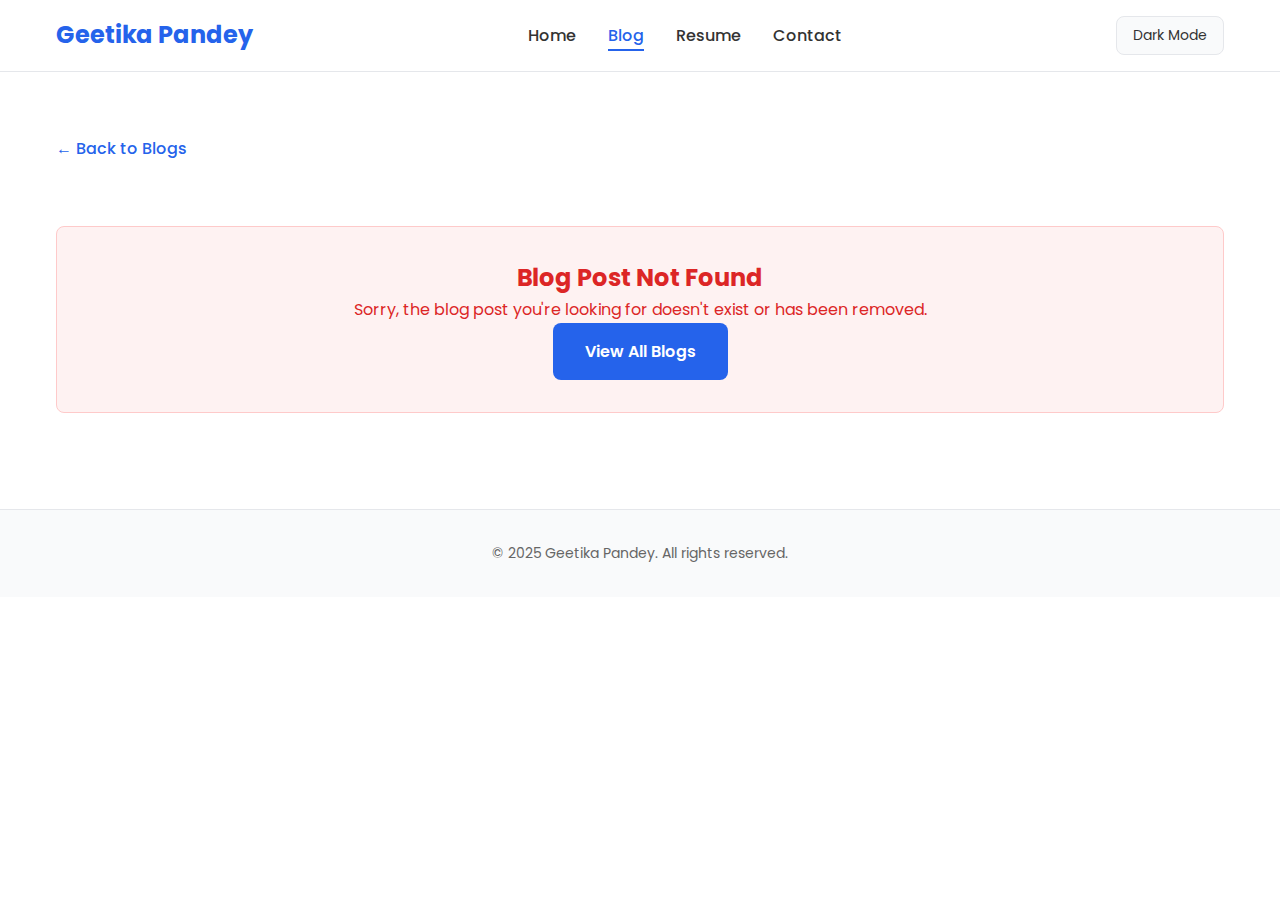
<file: blog-post.html>
<!DOCTYPE html>
<html lang="en">
<head>
    <meta charset="UTF-8">
    <meta name="viewport" content="width=device-width, initial-scale=1.0">
    <title>Blog Post - Geetika Pandey</title>
    <link href="https://fonts.googleapis.com/css2?family=Poppins:wght@300;400;500;600;700&display=swap" rel="stylesheet">
    <link rel="stylesheet" href="css/style.css">
</head>
<body>
    <header class="header">
        <div class="container">
            <div class="logo">
                <h1><a href="index.html">Geetika Pandey</a></h1>
            </div>
            <nav class="nav">
                <ul class="nav-list">
                    <li><a href="index.html" class="nav-link">Home</a></li>
                    <li><a href="blog.html" class="nav-link active">Blog</a></li>
                    <li><a href="resume.html" class="nav-link">Resume</a></li>
                    <li><a href="contact.html" class="nav-link">Contact</a></li>
                </ul>
            </nav>
            <button id="dark-mode-toggle" class="dark-mode-toggle">
                <span class="toggle-text">Dark Mode</span>
            </button>
        </div>
    </header>

    <main>
        <section class="blog-post-section">
            <div class="container">
                <a href="blog.html" class="back-link">← Back to Blogs</a>
                
                <div id="blog-post-content" class="blog-post-content">
                    <!-- Blog post content will be dynamically inserted here -->
                </div>
                
                <div id="blog-post-error" class="error-message" style="display: none;">
                    <h2>Blog Post Not Found</h2>
                    <p>Sorry, the blog post you're looking for doesn't exist or has been removed.</p>
                    <a href="blog.html" class="cta-button">View All Blogs</a>
                </div>
            </div>
        </section>
    </main>

    <footer class="footer">
        <div class="container">
            <p>&copy; 2025 Geetika Pandey. All rights reserved.</p>
        </div>
    </footer>

    <script src="js/script.js"></script>
</body>
</html>
</file>
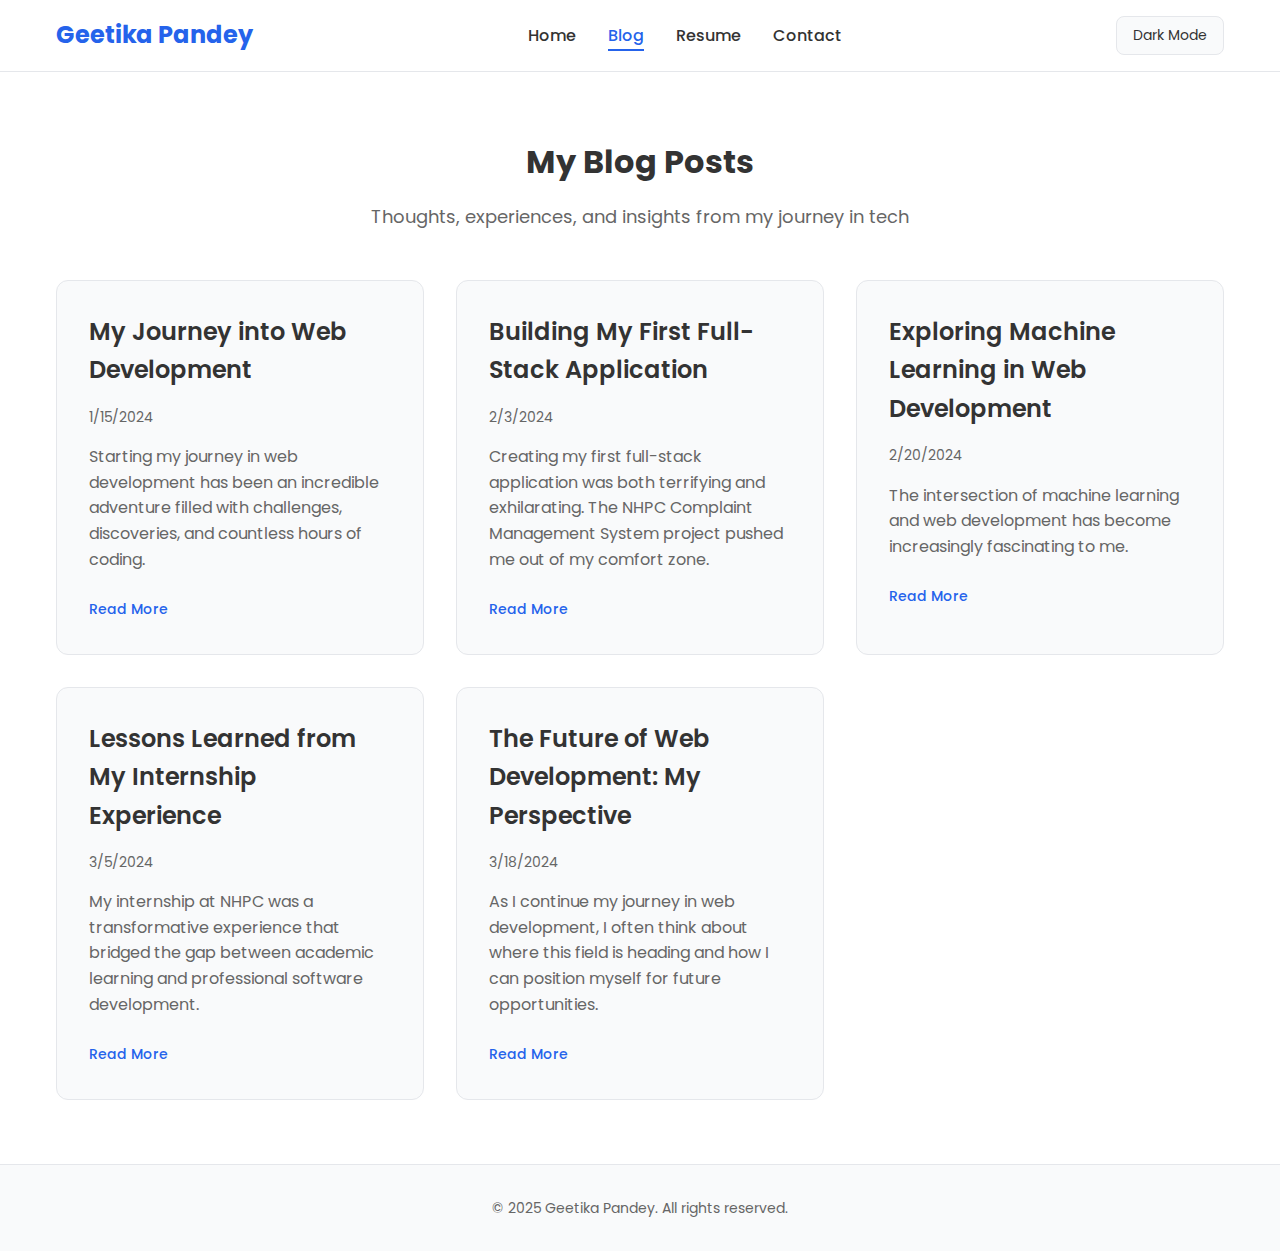
<file: blog.html>
<!DOCTYPE html>
<html lang="en">
<head>
    <meta charset="UTF-8">
    <meta name="viewport" content="width=device-width, initial-scale=1.0">
    <title>Blog - Geetika Pandey</title>
    <link href="https://fonts.googleapis.com/css2?family=Poppins:wght@300;400;500;600;700&display=swap" rel="stylesheet">
    <link rel="stylesheet" href="css/style.css">
</head>
<body>
    <header class="header">
        <div class="container">
            <div class="logo">
                <h1><a href="index.html">Geetika Pandey</a></h1>
            </div>
            <nav class="nav">
                <ul class="nav-list">
                    <li><a href="index.html" class="nav-link">Home</a></li>
                    <li><a href="blog.html" class="nav-link active">Blog</a></li>
                    <li><a href="resume.html" class="nav-link">Resume</a></li>
                    <li><a href="contact.html" class="nav-link">Contact</a></li>
                </ul>
            </nav>
            <button id="dark-mode-toggle" class="dark-mode-toggle">
                <span class="toggle-text">Dark Mode</span>
            </button>
        </div>
    </header>

    <main>
        <section class="blog-section">
            <div class="container">
                <h2 class="section-title">My Blog Posts</h2>
                <p class="section-description">Thoughts, experiences, and insights from my journey in tech</p>
                
                <div id="blog-error" class="error-message" style="display: none;">
                    <p>Sorry, unable to load blog posts at the moment. Please try again later.</p>
                </div>
                
                <div id="blog-cards" class="blog-grid">
                    <!-- Blog cards will be dynamically inserted here -->
                </div>
            </div>
        </section>
    </main>

    <footer class="footer">
        <div class="container">
            <p>&copy; 2025 Geetika Pandey. All rights reserved.</p>
        </div>
    </footer>

    <script src="js/script.js"></script>
</body>
</html>
</file>
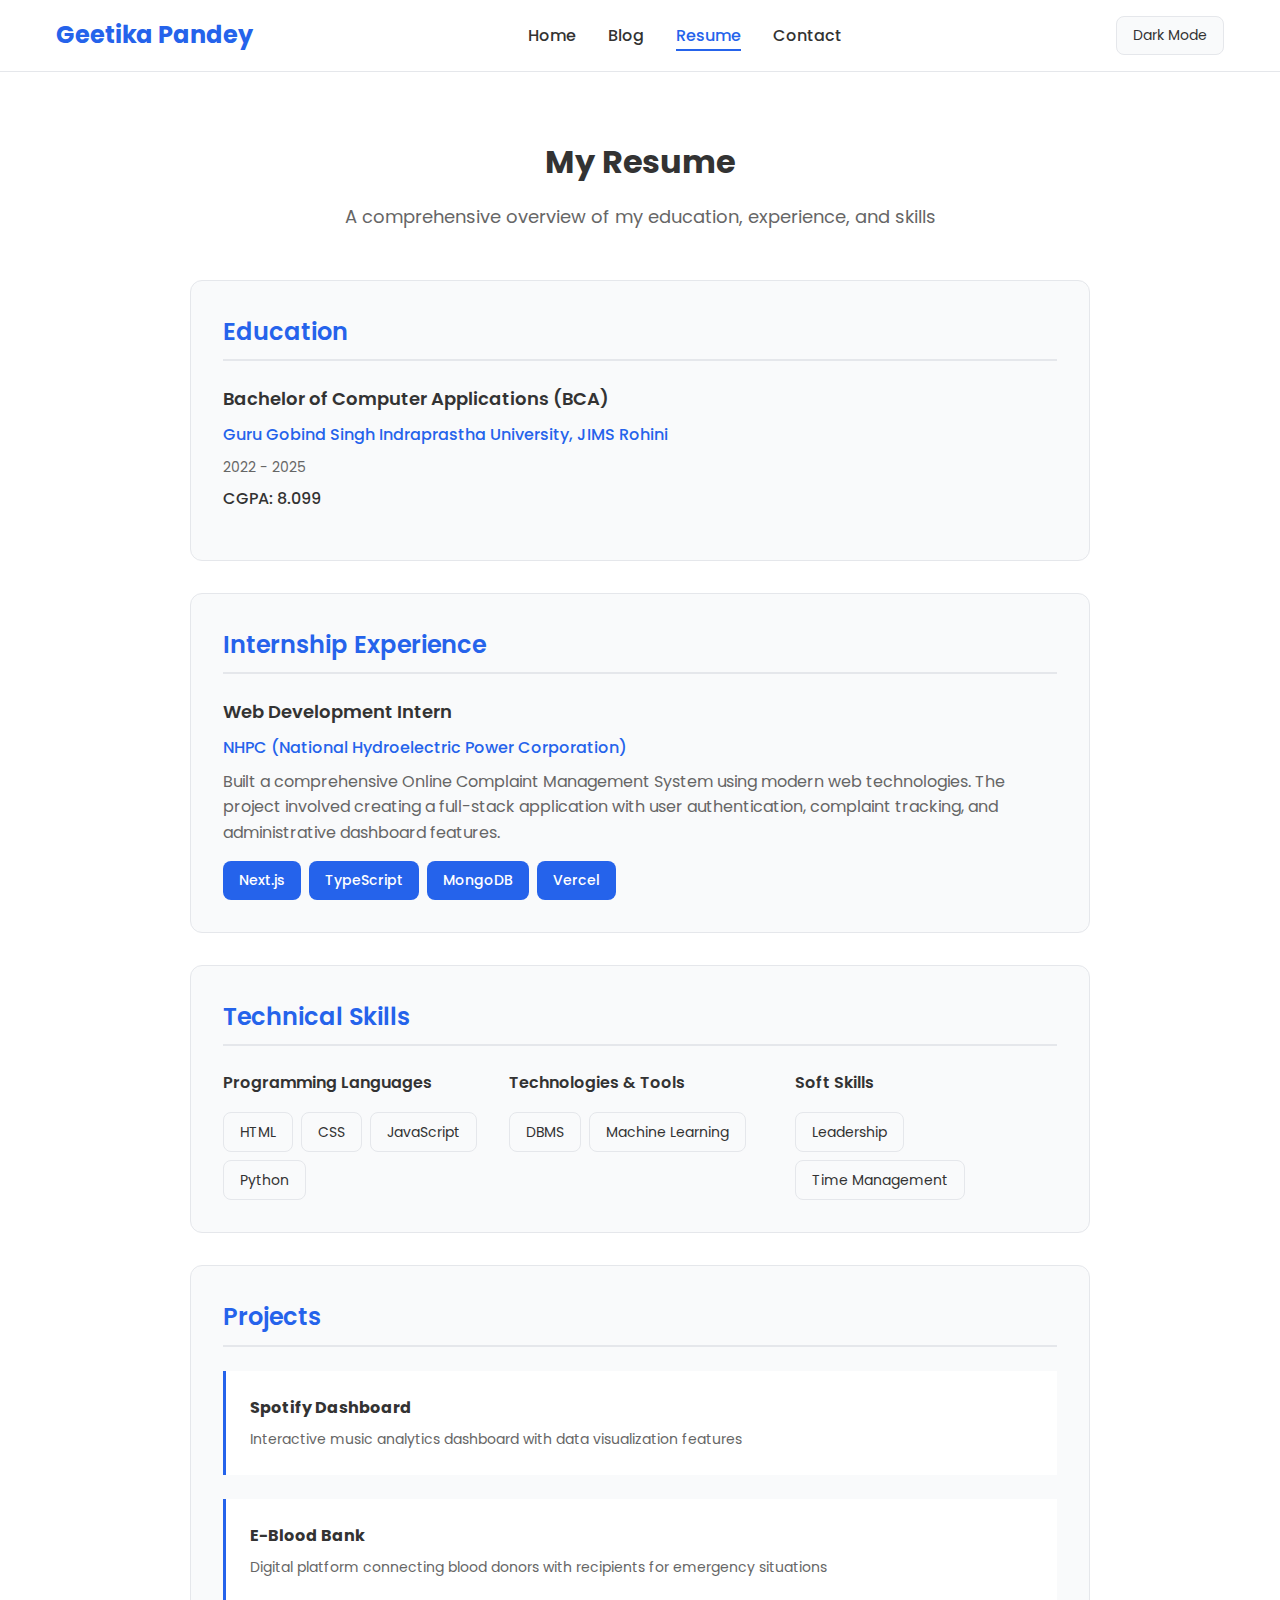
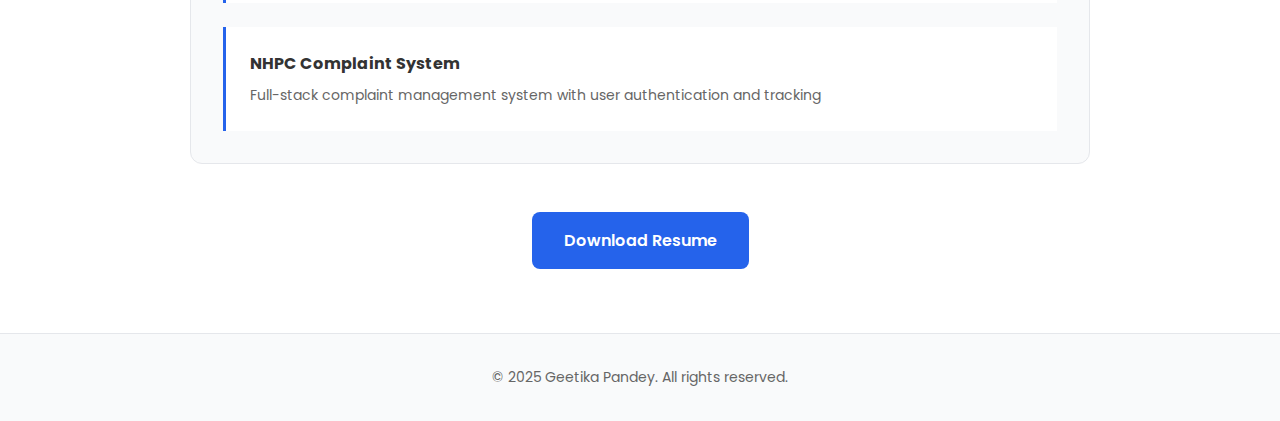
<file: resume.html>
<!DOCTYPE html>
<html lang="en">
<head>
    <meta charset="UTF-8">
    <meta name="viewport" content="width=device-width, initial-scale=1.0">
    <title>Resume - Geetika Pandey</title>
    <link href="https://fonts.googleapis.com/css2?family=Poppins:wght@300;400;500;600;700&display=swap" rel="stylesheet">
    <link rel="stylesheet" href="css/style.css">
</head>
<body>
    <header class="header">
        <div class="container">
            <div class="logo">
                <h1><a href="index.html">Geetika Pandey</a></h1>
            </div>
            <nav class="nav">
                <ul class="nav-list">
                    <li><a href="index.html" class="nav-link">Home</a></li>
                    <li><a href="blog.html" class="nav-link">Blog</a></li>
                    <li><a href="resume.html" class="nav-link active">Resume</a></li>
                    <li><a href="contact.html" class="nav-link">Contact</a></li>
                </ul>
            </nav>
            <button id="dark-mode-toggle" class="dark-mode-toggle">
                <span class="toggle-text">Dark Mode</span>
            </button>
        </div>
    </header>

    <main>
        <section class="resume-section">
            <div class="container">
                <h2 class="section-title">My Resume</h2>
                <p class="section-description">A comprehensive overview of my education, experience, and skills</p>
                
                <div class="resume-content">
                    <div class="resume-card">
                        <h3 class="resume-card-title">Education</h3>
                        <div class="resume-item">
                            <h4>Bachelor of Computer Applications (BCA)</h4>
                            <p class="institution">Guru Gobind Singh Indraprastha University, JIMS Rohini</p>
                            <p class="duration">2022 - 2025</p>
                            <p class="grade">CGPA: 8.099</p>
                        </div>
                    </div>

                    <div class="resume-card">
                        <h3 class="resume-card-title">Internship Experience</h3>
                        <div class="resume-item">
                            <h4>Web Development Intern</h4>
                            <p class="institution">NHPC (National Hydroelectric Power Corporation)</p>
                            <p class="description">
                                Built a comprehensive Online Complaint Management System using modern web technologies. 
                                The project involved creating a full-stack application with user authentication, 
                                complaint tracking, and administrative dashboard features.
                            </p>
                            <div class="tech-stack">
                                <span class="tech-tag">Next.js</span>
                                <span class="tech-tag">TypeScript</span>
                                <span class="tech-tag">MongoDB</span>
                                <span class="tech-tag">Vercel</span>
                            </div>
                        </div>
                    </div>

                    <div class="resume-card">
                        <h3 class="resume-card-title">Technical Skills</h3>
                        <div class="skills-grid">
                            <div class="skill-category">
                                <h4>Programming Languages</h4>
                                <div class="skills-list">
                                    <span class="skill-tag">HTML</span>
                                    <span class="skill-tag">CSS</span>
                                    <span class="skill-tag">JavaScript</span>
                                    <span class="skill-tag">Python</span>
                                </div>
                            </div>
                            <div class="skill-category">
                                <h4>Technologies & Tools</h4>
                                <div class="skills-list">
                                    <span class="skill-tag">DBMS</span>
                                    <span class="skill-tag">Machine Learning</span>
                                </div>
                            </div>
                            <div class="skill-category">
                                <h4>Soft Skills</h4>
                                <div class="skills-list">
                                    <span class="skill-tag">Leadership</span>
                                    <span class="skill-tag">Time Management</span>
                                </div>
                            </div>
                        </div>
                    </div>

                    <div class="resume-card">
                        <h3 class="resume-card-title">Projects</h3>
                        <div class="projects-grid">
                            <div class="project-item">
                                <h4>Spotify Dashboard</h4>
                                <p>Interactive music analytics dashboard with data visualization features</p>
                            </div>
                            <div class="project-item">
                                <h4>E-Blood Bank</h4>
                                <p>Digital platform connecting blood donors with recipients for emergency situations</p>
                            </div>
                            <div class="project-item">
                                <h4>NHPC Complaint System</h4>
                                <p>Full-stack complaint management system with user authentication and tracking</p>
                            </div>
                        </div>
                    </div>

                    <div class="resume-actions">
<a href="https://pdflink.to/f8890b01/" target="_blank" rel="noopener noreferrer" class="cta-button download-btn" download>
    Download Resume
</a>
                    </div>
                </div>
            </div>
        </section>
    </main>

    <footer class="footer">
        <div class="container">
            <p>&copy; 2025 Geetika Pandey. All rights reserved.</p>
        </div>
    </footer>

    <script src="js/script.js"></script>
</body>
</html>
</file>
<file: css/style.css>
/* Reset and Base Styles */
* {
    margin: 0;
    padding: 0;
    box-sizing: border-box;
}

:root {
    /* Light Mode Colors */
    --bg-color: #ffffff;
    --text-color: #333333;
    --text-secondary: #666666;
    --accent-color: #2563eb;
    --accent-hover: #1d4ed8;
    --border-color: #e5e7eb;
    --card-bg: #f9fafb;
    --shadow: 0 4px 6px -1px rgba(0, 0, 0, 0.1);
    --shadow-hover: 0 10px 15px -3px rgba(0, 0, 0, 0.1);
    
    /* Typography */
    --font-family: 'Poppins', sans-serif;
    --font-size-base: 16px;
    --font-size-sm: 14px;
    --font-size-lg: 18px;
    --font-size-xl: 24px;
    --font-size-2xl: 32px;
    --font-size-3xl: 48px;
    
    /* Spacing */
    --spacing-xs: 0.5rem;
    --spacing-sm: 1rem;
    --spacing-md: 1.5rem;
    --spacing-lg: 2rem;
    --spacing-xl: 3rem;
    --spacing-2xl: 4rem;
    
    /* Layout */
    --container-max-width: 1200px;
    --border-radius: 8px;
    --border-radius-lg: 12px;
}

/* Dark Mode Colors */
.dark-mode {
    --bg-color: #111827;
    --text-color: #f9fafb;
    --text-secondary: #d1d5db;
    --accent-color: #3b82f6;
    --accent-hover: #2563eb;
    --border-color: #374151;
    --card-bg: #1f2937;
    --shadow: 0 4px 6px -1px rgba(0, 0, 0, 0.3);
    --shadow-hover: 0 10px 15px -3px rgba(0, 0, 0, 0.3);
}

body {
    font-family: var(--font-family);
    font-size: var(--font-size-base);
    line-height: 1.6;
    color: var(--text-color);
    background-color: var(--bg-color);
    transition: background-color 0.3s ease, color 0.3s ease;
}

/* Container */
.container {
    max-width: var(--container-max-width);
    margin: 0 auto;
    padding: 0 var(--spacing-sm);
}

/* Header */
.header {
    background-color: var(--bg-color);
    border-bottom: 1px solid var(--border-color);
    position: sticky;
    top: 0;
    z-index: 100;
    transition: all 0.3s ease;
}

.header .container {
    display: flex;
    justify-content: space-between;
    align-items: center;
    padding: var(--spacing-sm);
}

.logo h1 {
    font-size: var(--font-size-xl);
    font-weight: 700;
    color: var(--accent-color);
}

.logo h1 a {
    text-decoration: none;
    color: inherit;
}

.nav-list {
    display: flex;
    list-style: none;
    gap: var(--spacing-lg);
}

.nav-link {
    text-decoration: none;
    color: var(--text-color);
    font-weight: 500;
    transition: color 0.3s ease;
    position: relative;
}

.nav-link:hover,
.nav-link.active {
    color: var(--accent-color);
}

.nav-link.active::after {
    content: '';
    position: absolute;
    bottom: -4px;
    left: 0;
    right: 0;
    height: 2px;
    background-color: var(--accent-color);
}

.dark-mode-toggle {
    background: var(--card-bg);
    border: 1px solid var(--border-color);
    color: var(--text-color);
    padding: var(--spacing-xs) var(--spacing-sm);
    border-radius: var(--border-radius);
    cursor: pointer;
    font-family: inherit;
    font-size: var(--font-size-sm);
    transition: all 0.3s ease;
}

.dark-mode-toggle:hover {
    background-color: var(--accent-color);
    color: white;
    border-color: var(--accent-color);
}

/* Hero Section */
.hero {
    padding: var(--spacing-2xl) 0;
    text-align: center;
}

.hero-content {
    max-width: 800px;
    margin: 0 auto;
}

.hero-title {
    font-size: var(--font-size-3xl);
    font-weight: 700;
    margin-bottom: var(--spacing-md);
    color: var(--text-color);
}

.hero-description {
    font-size: var(--font-size-lg);
    color: var(--text-secondary);
    margin-bottom: var(--spacing-xl);
    line-height: 1.8;
}

/* Buttons */
.cta-button {
    display: inline-block;
    background-color: var(--accent-color);
    color: white;
    padding: var(--spacing-sm) var(--spacing-lg);
    text-decoration: none;
    border-radius: var(--border-radius);
    font-weight: 600;
    transition: all 0.3s ease;
    border: none;
    cursor: pointer;
    font-family: inherit;
    font-size: var(--font-size-base);
}

.cta-button:hover {
    background-color: var(--accent-hover);
    transform: translateY(-2px);
    box-shadow: var(--shadow-hover);
}

/* Section Styles */
.section-title {
    font-size: var(--font-size-2xl);
    font-weight: 700;
    text-align: center;
    margin-bottom: var(--spacing-sm);
    color: var(--text-color);
}

.section-description {
    text-align: center;
    color: var(--text-secondary);
    margin-bottom: var(--spacing-xl);
    font-size: var(--font-size-lg);
}

/* Blog Section */
.blog-section {
    padding: var(--spacing-2xl) 0;
}

.blog-grid {
    display: grid;
    grid-template-columns: repeat(auto-fit, minmax(350px, 1fr));
    gap: var(--spacing-lg);
    margin-top: var(--spacing-xl);
}

.blog-card {
    background: var(--card-bg);
    border: 1px solid var(--border-color);
    border-radius: var(--border-radius-lg);
    padding: var(--spacing-lg);
    transition: all 0.3s ease;
    cursor: pointer;
}

.blog-card:hover {
    transform: translateY(-4px);
    box-shadow: var(--shadow-hover);
    border-color: var(--accent-color);
}

.blog-card-title {
    font-size: var(--font-size-xl);
    font-weight: 600;
    margin-bottom: var(--spacing-sm);
    color: var(--text-color);
}

.blog-card-date {
    color: var(--text-secondary);
    font-size: var(--font-size-sm);
    margin-bottom: var(--spacing-sm);
}

.blog-card-snippet {
    color: var(--text-secondary);
    margin-bottom: var(--spacing-md);
    line-height: 1.6;
}

.blog-card-link {
    color: var(--accent-color);
    text-decoration: none;
    font-weight: 500;
    font-size: var(--font-size-sm);
}

.blog-card-link:hover {
    text-decoration: underline;
}

/* Blog Post Section */
.blog-post-section {
    padding: var(--spacing-2xl) 0;
}

.back-link {
    display: inline-block;
    color: var(--accent-color);
    text-decoration: none;
    margin-bottom: var(--spacing-lg);
    font-weight: 500;
}

.back-link:hover {
    text-decoration: underline;
}

.blog-post-content {
    max-width: 800px;
    margin: 0 auto;
}

.blog-post-title {
    font-size: var(--font-size-2xl);
    font-weight: 700;
    margin-bottom: var(--spacing-sm);
    color: var(--text-color);
}

.blog-post-date {
    color: var(--text-secondary);
    margin-bottom: var(--spacing-lg);
    font-size: var(--font-size-base);
}

.blog-post-text {
    color: var(--text-color);
    line-height: 1.8;
    font-size: var(--font-size-base);
}

.blog-post-text p {
    margin-bottom: var(--spacing-md);
}

/* Resume Section */
.resume-section {
    padding: var(--spacing-2xl) 0;
}

.resume-content {
    max-width: 900px;
    margin: 0 auto;
}

.resume-card {
    background: var(--card-bg);
    border: 1px solid var(--border-color);
    border-radius: var(--border-radius-lg);
    padding: var(--spacing-lg);
    margin-bottom: var(--spacing-lg);
}

.resume-card-title {
    font-size: var(--font-size-xl);
    font-weight: 600;
    margin-bottom: var(--spacing-md);
    color: var(--accent-color);
    border-bottom: 2px solid var(--border-color);
    padding-bottom: var(--spacing-xs);
}

.resume-item h4 {
    font-size: var(--font-size-lg);
    font-weight: 600;
    margin-bottom: var(--spacing-xs);
    color: var(--text-color);
}

.institution {
    color: var(--accent-color);
    font-weight: 500;
    margin-bottom: var(--spacing-xs);
}

.duration {
    color: var(--text-secondary);
    font-size: var(--font-size-sm);
    margin-bottom: var(--spacing-xs);
}

.grade {
    color: var(--text-color);
    font-weight: 500;
    margin-bottom: var(--spacing-sm);
}

.description {
    color: var(--text-secondary);
    line-height: 1.6;
    margin-bottom: var(--spacing-sm);
}

.tech-stack {
    display: flex;
    flex-wrap: wrap;
    gap: var(--spacing-xs);
}

.tech-tag {
    background: var(--accent-color);
    color: white;
    padding: var(--spacing-xs) var(--spacing-sm);
    border-radius: var(--border-radius);
    font-size: var(--font-size-sm);
    font-weight: 500;
}

.skills-grid {
    display: grid;
    grid-template-columns: repeat(auto-fit, minmax(250px, 1fr));
    gap: var(--spacing-md);
}

.skill-category h4 {
    font-size: var(--font-size-base);
    font-weight: 600;
    margin-bottom: var(--spacing-sm);
    color: var(--text-color);
}

.skills-list {
    display: flex;
    flex-wrap: wrap;
    gap: var(--spacing-xs);
}

.skill-tag {
    background: var(--card-bg);
    border: 1px solid var(--border-color);
    color: var(--text-color);
    padding: var(--spacing-xs) var(--spacing-sm);
    border-radius: var(--border-radius);
    font-size: var(--font-size-sm);
}

.projects-grid {
    display: grid;
    gap: var(--spacing-md);
}

.project-item {
    padding: var(--spacing-md);
    border-left: 3px solid var(--accent-color);
    background: var(--bg-color);
}

.project-item h4 {
    color: var(--text-color);
    margin-bottom: var(--spacing-xs);
}

.project-item p {
    color: var(--text-secondary);
    font-size: var(--font-size-sm);
}

.resume-actions {
    text-align: center;
    margin-top: var(--spacing-xl);
}

/* Contact Section */
.contact-section {
    padding: var(--spacing-2xl) 0;
}

.contact-content {
    max-width: 800px;
    margin: 0 auto;
    display: grid;
    grid-template-columns: 1fr 1fr;
    gap: var(--spacing-xl);
}

.profile-section {
    text-align: center;
}

.profile-photo {
    width: 200px;
    height: 200px;
    margin: 0 auto var(--spacing-md);
    border-radius: 50%;
    overflow: hidden;
    border: 2px solid var(--border-color);
    transition: transform 0.3s ease, border-color 0.3s ease;
}

.profile-photo:hover {
    transform: scale(1.05);
    border-color: var(--accent-color);
}

.profile-img {
    width: 100%;
    height: 100%;
    object-fit: cover;
    display: block;
}

.contact-details {
    display: flex;
    flex-direction: column;
    gap: var(--spacing-lg);
}

.contact-item h3 {
    font-size: var(--font-size-lg);
    font-weight: 600;
    margin-bottom: var(--spacing-xs);
    color: var(--text-color);
}

.contact-link {
    color: var(--accent-color);
    text-decoration: none;
    font-weight: 500;
    transition: color 0.3s ease;
}

.contact-link:hover {
    color: var(--accent-hover);
    text-decoration: underline;
}

.message-card {
    background: var(--card-bg);
    border: 1px solid var(--border-color);
    border-radius: var(--border-radius-lg);
    padding: var(--spacing-lg);
    grid-column: 1 / -1;
    margin-top: var(--spacing-lg);
}

.message-card h3 {
    font-size: var(--font-size-xl);
    font-weight: 600;
    margin-bottom: var(--spacing-md);
    color: var(--accent-color);
}

.message-card p {
    color: var(--text-secondary);
    line-height: 1.6;
    margin-bottom: var(--spacing-sm);
}

/* Error Message */
.error-message {
    text-align: center;
    padding: var(--spacing-lg);
    background: #fef2f2;
    border: 1px solid #fecaca;
    border-radius: var(--border-radius);
    color: #dc2626;
    margin: var(--spacing-lg) 0;
}

.dark-mode .error-message {
    background: #7f1d1d;
    border-color: #dc2626;
    color: #fca5a5;
}

/* Footer */
.footer {
    background: var(--card-bg);
    border-top: 1px solid var(--border-color);
    padding: var(--spacing-lg) 0;
    text-align: center;
    color: var(--text-secondary);
    font-size: var(--font-size-sm);
}

/* Responsive Design */
@media (max-width: 1024px) {
    .header .container {
        flex-direction: column;
        gap: var(--spacing-sm);
    }
    
    .nav-list {
        gap: var(--spacing-md);
    }
    
    .hero-title {
        font-size: var(--font-size-2xl);
    }
    
    .hero-description {
        font-size: var(--font-size-base);
    }
    
    .blog-grid {
        grid-template-columns: 1fr;
    }
    
    .contact-content {
        grid-template-columns: 1fr;
        gap: var(--spacing-lg);
    }
    
    .profile-placeholder {
        width: 150px;
        height: 150px;
    }
    
    .skills-grid {
        grid-template-columns: 1fr;
    }
}

@media (max-width: 480px) {
    .container {
        padding: 0 var(--spacing-xs);
    }
    
    .hero {
        padding: var(--spacing-lg) 0;
    }
    
    .blog-section,
    .resume-section,
    .contact-section,
    .blog-post-section {
        padding: var(--spacing-lg) 0;
    }
    
    .nav-list {
        flex-wrap: wrap;
        justify-content: center;
    }
}

/* Smooth transitions for all interactive elements */
* {
    transition: color 0.3s ease, background-color 0.3s ease, border-color 0.3s ease, transform 0.3s ease, box-shadow 0.3s ease;
}
</file>
